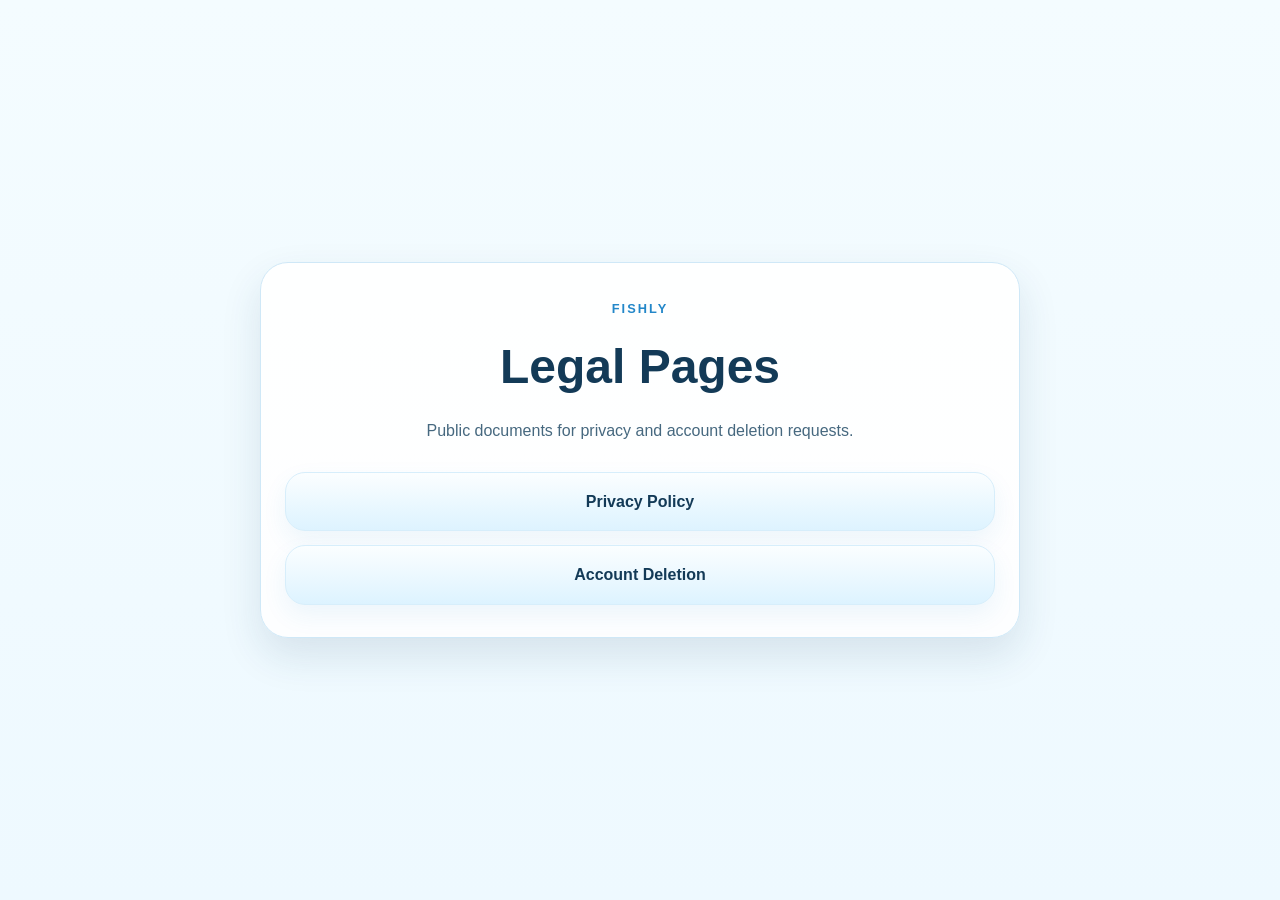
<file: docs/index.html>
<!DOCTYPE html>
<html lang="en">
  <head>
    <meta charset="UTF-8" />
    <meta name="viewport" content="width=device-width, initial-scale=1.0" />
    <title>Fishly Legal</title>
    <style>
      :root {
        color-scheme: light;
        --bg: #eef9ff;
        --panel: rgba(255, 255, 255, 0.9);
        --border: #cfe8f7;
        --text: #133a57;
        --muted: #46687f;
        --accent: #2387c9;
        --shadow: rgba(24, 66, 97, 0.12);
      }

      * {
        box-sizing: border-box;
      }

      body {
        margin: 0;
        font-family: "Trebuchet MS", "Segoe UI", sans-serif;
        background: linear-gradient(180deg, #f4fcff 0%, var(--bg) 100%);
        color: var(--text);
        line-height: 1.6;
      }

      main {
        min-height: 100vh;
        display: grid;
        place-items: center;
        padding: 24px;
      }

      .card {
        width: min(100%, 760px);
        background: var(--panel);
        border: 1px solid var(--border);
        border-radius: 28px;
        padding: 32px 24px;
        box-shadow: 0 18px 40px var(--shadow);
        text-align: center;
      }

      h1 {
        margin: 0 0 12px;
        font-size: clamp(2rem, 5vw, 3rem);
      }

      p {
        margin: 0;
        color: var(--muted);
      }

      .links {
        display: grid;
        gap: 14px;
        margin-top: 28px;
      }

      a {
        display: block;
        padding: 16px 18px;
        border-radius: 20px;
        text-decoration: none;
        color: var(--text);
        background: linear-gradient(180deg, #fbfeff 0%, #ddf3ff 100%);
        border: 1px solid #d7eefb;
        box-shadow: 0 10px 24px rgba(35, 135, 201, 0.08);
        font-weight: 700;
      }

      a:hover {
        border-color: #b6ddf3;
      }

      .eyebrow {
        display: inline-block;
        margin-bottom: 10px;
        font-size: 0.8rem;
        font-weight: 700;
        letter-spacing: 0.16em;
        text-transform: uppercase;
        color: var(--accent);
      }
    </style>
  </head>
  <body>
    <main>
      <section class="card">
        <div class="eyebrow">Fishly</div>
        <h1>Legal Pages</h1>
        <p>Public documents for privacy and account deletion requests.</p>
        <div class="links">
          <a href="./privacy-policy.html">Privacy Policy</a>
          <a href="./account-deletion.html">Account Deletion</a>
        </div>
      </section>
    </main>
  </body>
</html>
</file>
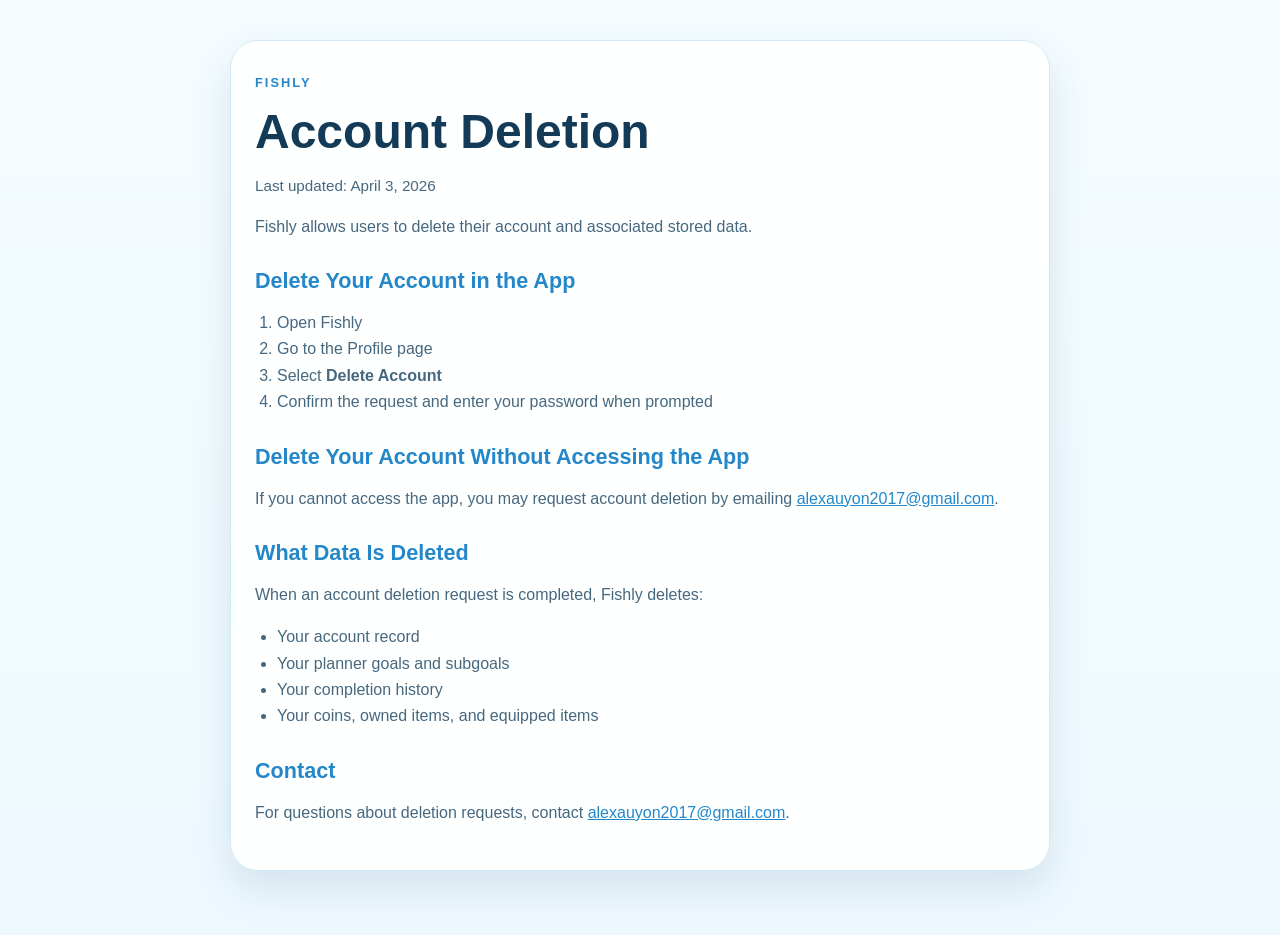
<file: docs/account-deletion.html>
<!DOCTYPE html>
<html lang="en">
  <head>
    <meta charset="UTF-8" />
    <meta name="viewport" content="width=device-width, initial-scale=1.0" />
    <title>Fishly Account Deletion</title>
    <style>
      :root {
        color-scheme: light;
        --bg: #eef9ff;
        --panel: rgba(255, 255, 255, 0.9);
        --border: #cfe8f7;
        --text: #133a57;
        --muted: #46687f;
        --accent: #2387c9;
        --shadow: rgba(24, 66, 97, 0.12);
      }

      * {
        box-sizing: border-box;
      }

      body {
        margin: 0;
        font-family: "Trebuchet MS", "Segoe UI", sans-serif;
        background: linear-gradient(180deg, #f4fcff 0%, var(--bg) 100%);
        color: var(--text);
        line-height: 1.65;
      }

      main {
        max-width: 860px;
        margin: 0 auto;
        padding: 40px 20px 64px;
      }

      .card {
        background: var(--panel);
        border: 1px solid var(--border);
        border-radius: 28px;
        padding: 28px 24px;
        box-shadow: 0 18px 40px var(--shadow);
        backdrop-filter: blur(10px);
      }

      h1,
      h2 {
        line-height: 1.2;
        margin: 0 0 12px;
      }

      h1 {
        font-size: clamp(2rem, 5vw, 3rem);
      }

      h2 {
        margin-top: 28px;
        font-size: 1.35rem;
        color: var(--accent);
      }

      p,
      li {
        color: var(--muted);
        font-size: 1rem;
      }

      ul,
      ol {
        padding-left: 22px;
      }

      .eyebrow {
        display: inline-block;
        margin-bottom: 10px;
        font-size: 0.8rem;
        font-weight: 700;
        letter-spacing: 0.16em;
        text-transform: uppercase;
        color: var(--accent);
      }

      .meta {
        margin-top: 8px;
        color: var(--muted);
        font-size: 0.95rem;
      }

      a {
        color: var(--accent);
      }
    </style>
  </head>
  <body>
    <main>
      <section class="card">
        <div class="eyebrow">Fishly</div>
        <h1>Account Deletion</h1>
        <p class="meta">Last updated: April 3, 2026</p>

        <p>
          Fishly allows users to delete their account and associated stored data.
        </p>

        <h2>Delete Your Account in the App</h2>
        <ol>
          <li>Open Fishly</li>
          <li>Go to the Profile page</li>
          <li>Select <strong>Delete Account</strong></li>
          <li>Confirm the request and enter your password when prompted</li>
        </ol>

        <h2>Delete Your Account Without Accessing the App</h2>
        <p>
          If you cannot access the app, you may request account deletion by
          emailing
          <a href="mailto:alexauyon2017@gmail.com">alexauyon2017@gmail.com</a>.
        </p>

        <h2>What Data Is Deleted</h2>
        <p>When an account deletion request is completed, Fishly deletes:</p>
        <ul>
          <li>Your account record</li>
          <li>Your planner goals and subgoals</li>
          <li>Your completion history</li>
          <li>Your coins, owned items, and equipped items</li>
        </ul>

        <h2>Contact</h2>
        <p>
          For questions about deletion requests, contact
          <a href="mailto:alexauyon2017@gmail.com">alexauyon2017@gmail.com</a>.
        </p>
      </section>
    </main>
  </body>
</html>
</file>
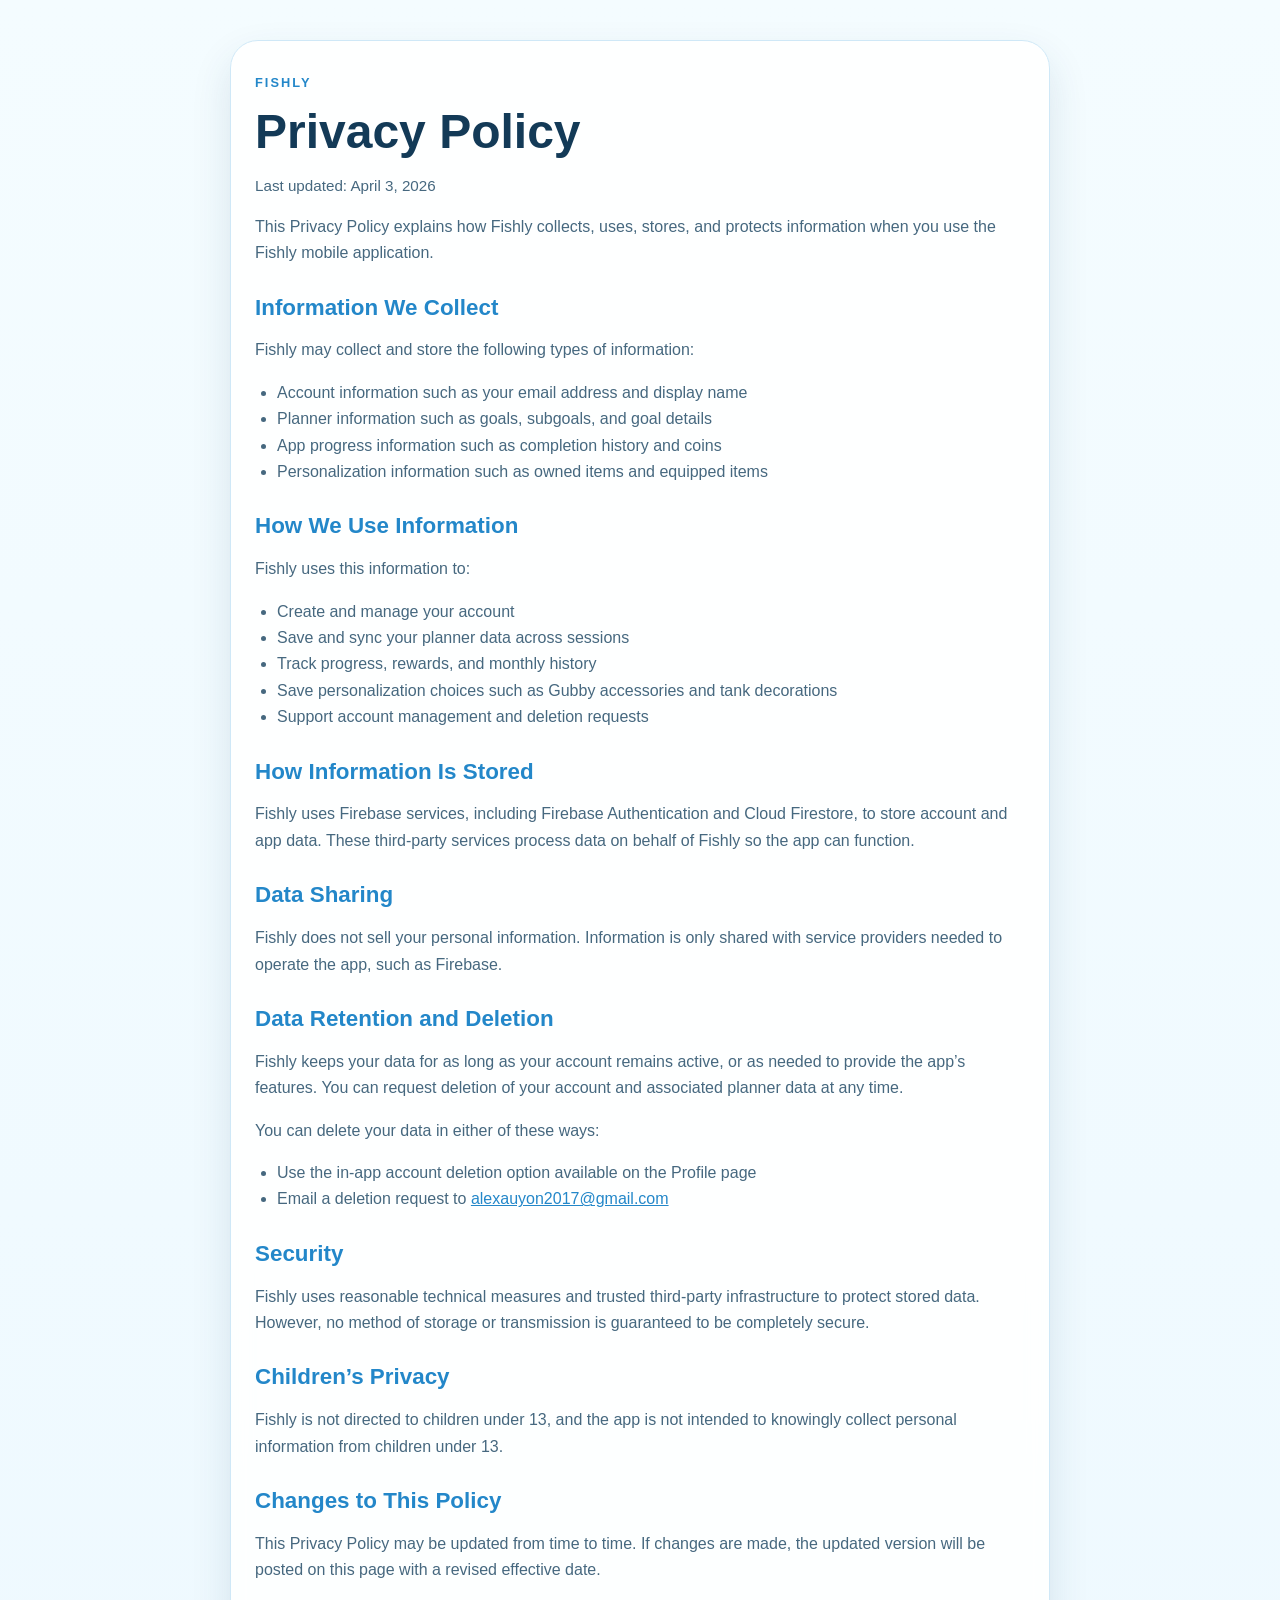
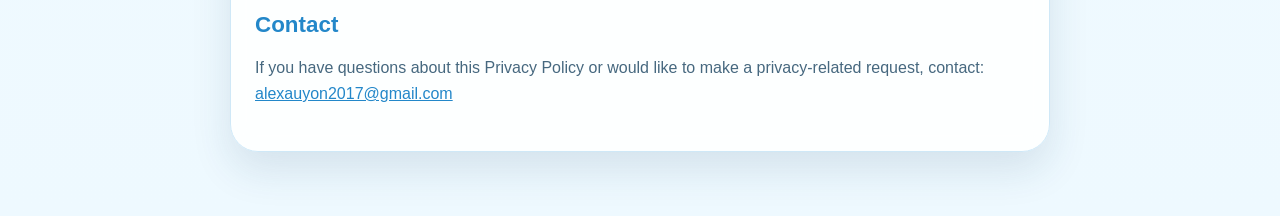
<file: docs/privacy-policy.html>
<!DOCTYPE html>
<html lang="en">
  <head>
    <meta charset="UTF-8" />
    <meta name="viewport" content="width=device-width, initial-scale=1.0" />
    <title>Fishly Privacy Policy</title>
    <style>
      :root {
        color-scheme: light;
        --bg: #eef9ff;
        --panel: rgba(255, 255, 255, 0.88);
        --border: #cfe8f7;
        --text: #133a57;
        --muted: #46687f;
        --accent: #2387c9;
        --shadow: rgba(24, 66, 97, 0.12);
      }

      * {
        box-sizing: border-box;
      }

      body {
        margin: 0;
        font-family: "Trebuchet MS", "Segoe UI", sans-serif;
        background: linear-gradient(180deg, #f4fcff 0%, var(--bg) 100%);
        color: var(--text);
        line-height: 1.65;
      }

      main {
        max-width: 860px;
        margin: 0 auto;
        padding: 40px 20px 64px;
      }

      .card {
        background: var(--panel);
        border: 1px solid var(--border);
        border-radius: 28px;
        padding: 28px 24px;
        box-shadow: 0 18px 40px var(--shadow);
        backdrop-filter: blur(10px);
      }

      h1,
      h2 {
        line-height: 1.2;
        margin: 0 0 12px;
      }

      h1 {
        font-size: clamp(2rem, 5vw, 3rem);
      }

      h2 {
        margin-top: 28px;
        font-size: 1.4rem;
        color: var(--accent);
      }

      p,
      li {
        color: var(--muted);
        font-size: 1rem;
      }

      ul {
        padding-left: 22px;
      }

      .eyebrow {
        display: inline-block;
        margin-bottom: 10px;
        font-size: 0.8rem;
        font-weight: 700;
        letter-spacing: 0.16em;
        text-transform: uppercase;
        color: var(--accent);
      }

      .meta {
        margin-top: 8px;
        color: var(--muted);
        font-size: 0.95rem;
      }

      a {
        color: var(--accent);
      }
    </style>
  </head>
  <body>
    <main>
      <section class="card">
        <div class="eyebrow">Fishly</div>
        <h1>Privacy Policy</h1>
        <p class="meta">Last updated: April 3, 2026</p>

        <p>
          This Privacy Policy explains how Fishly collects, uses, stores, and
          protects information when you use the Fishly mobile application.
        </p>

        <h2>Information We Collect</h2>
        <p>Fishly may collect and store the following types of information:</p>
        <ul>
          <li>Account information such as your email address and display name</li>
          <li>Planner information such as goals, subgoals, and goal details</li>
          <li>App progress information such as completion history and coins</li>
          <li>
            Personalization information such as owned items and equipped items
          </li>
        </ul>

        <h2>How We Use Information</h2>
        <p>Fishly uses this information to:</p>
        <ul>
          <li>Create and manage your account</li>
          <li>Save and sync your planner data across sessions</li>
          <li>Track progress, rewards, and monthly history</li>
          <li>Save personalization choices such as Gubby accessories and tank decorations</li>
          <li>Support account management and deletion requests</li>
        </ul>

        <h2>How Information Is Stored</h2>
        <p>
          Fishly uses Firebase services, including Firebase Authentication and
          Cloud Firestore, to store account and app data. These third-party
          services process data on behalf of Fishly so the app can function.
        </p>

        <h2>Data Sharing</h2>
        <p>
          Fishly does not sell your personal information. Information is only
          shared with service providers needed to operate the app, such as
          Firebase.
        </p>

        <h2>Data Retention and Deletion</h2>
        <p>
          Fishly keeps your data for as long as your account remains active, or
          as needed to provide the app’s features. You can request deletion of
          your account and associated planner data at any time.
        </p>
        <p>You can delete your data in either of these ways:</p>
        <ul>
          <li>Use the in-app account deletion option available on the Profile page</li>
          <li>
            Email a deletion request to
            <a href="mailto:alexauyon2017@gmail.com">alexauyon2017@gmail.com</a>
          </li>
        </ul>

        <h2>Security</h2>
        <p>
          Fishly uses reasonable technical measures and trusted third-party
          infrastructure to protect stored data. However, no method of storage
          or transmission is guaranteed to be completely secure.
        </p>

        <h2>Children’s Privacy</h2>
        <p>
          Fishly is not directed to children under 13, and the app is not
          intended to knowingly collect personal information from children under
          13.
        </p>

        <h2>Changes to This Policy</h2>
        <p>
          This Privacy Policy may be updated from time to time. If changes are
          made, the updated version will be posted on this page with a revised
          effective date.
        </p>

        <h2>Contact</h2>
        <p>
          If you have questions about this Privacy Policy or would like to make
          a privacy-related request, contact:
          <a href="mailto:alexauyon2017@gmail.com">alexauyon2017@gmail.com</a>
        </p>
      </section>
    </main>
  </body>
</html>
</file>
